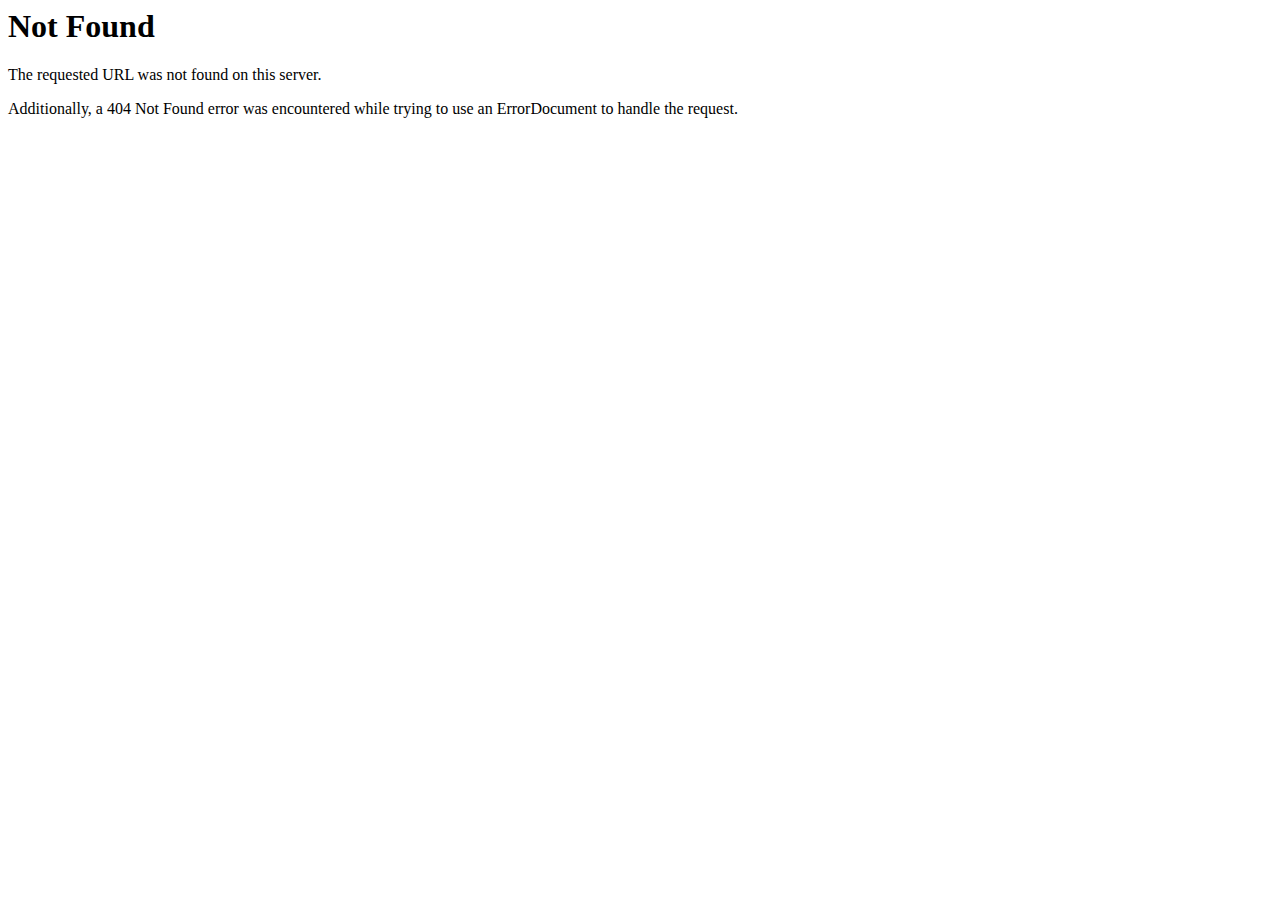
<file: app/actions.html>
<!DOCTYPE HTML PUBLIC "-//IETF//DTD HTML 2.0//EN">
<html>
<!-- Mirrored from libero-drop.com/app/actions.html by HTTrack Website Copier/3.x [XR&CO'2014], Tue, 29 Mar 2022 20:56:07 GMT -->
<head>
<title>404 Not Found</title>
</head><body>
<h1>Not Found</h1>
<p>The requested URL was not found on this server.</p>
<p>Additionally, a 404 Not Found
error was encountered while trying to use an ErrorDocument to handle the request.</p>
</body>
<!-- Mirrored from libero-drop.com/app/actions.html by HTTrack Website Copier/3.x [XR&CO'2014], Tue, 29 Mar 2022 20:56:07 GMT -->
</html>
</file>
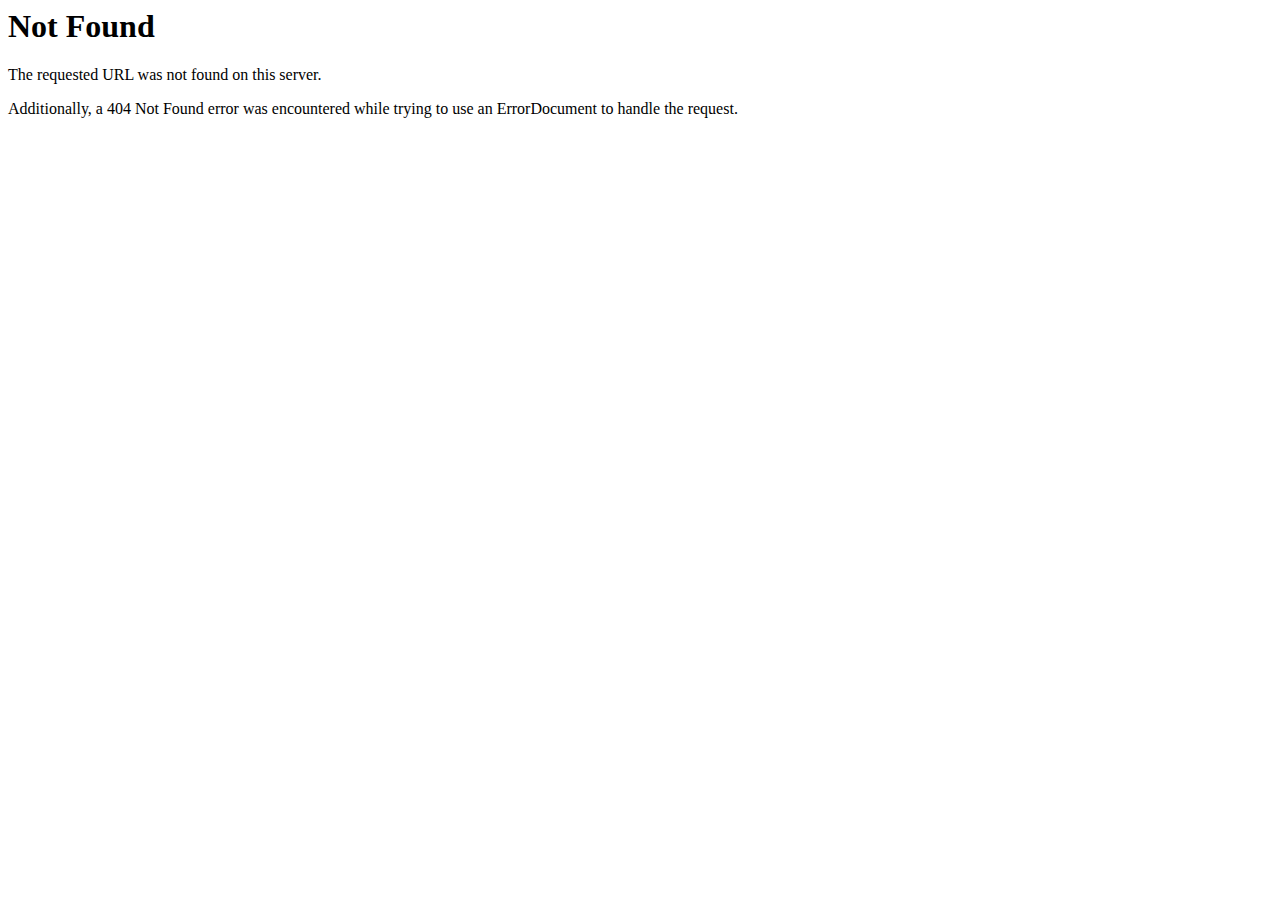
<file: app/connect.html>
<!DOCTYPE HTML PUBLIC "-//IETF//DTD HTML 2.0//EN">
<html><head>
<title>404 Not Found</title>
</head><body>
<h1>Not Found</h1>
<p>The requested URL was not found on this server.</p>
<p>Additionally, a 404 Not Found
error was encountered while trying to use an ErrorDocument to handle the request.</p>
</body></html>
</file>
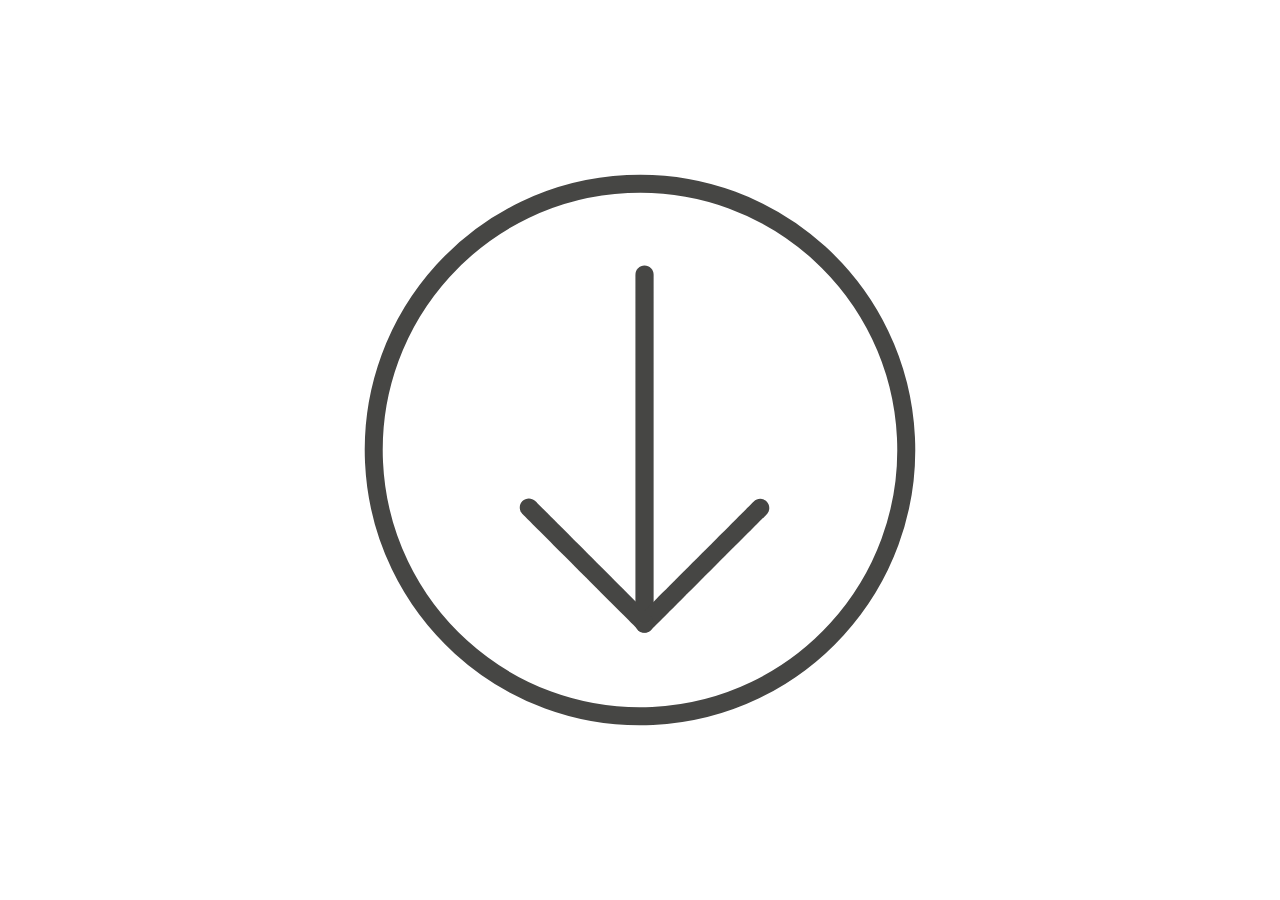
<file: app/index_2.html>
<!DOCTYPE html><html data-scrapbook-source="https://lottie.host/embed/3b75e4fa-0aa0-400f-99b0-4bc4b150c6d7/DhtMhg23PS.json" data-scrapbook-adoptedstylesheet-0="* { box-sizing: border-box; }

:host { --lottie-player-toolbar-height: 35px; --lottie-player-toolbar-background-color: transparent; --lottie-player-toolbar-icon-color: #999; --lottie-player-toolbar-icon-hover-color: #222; --lottie-player-toolbar-icon-active-color: #555; --lottie-player-seeker-track-color: #ccc; --lottie-player-seeker-thumb-color: rgba(0, 107, 120, 0.8); --lottie-player-seeker-display: block; display: block; width: 100%; height: 100%; }

.main { display: flex; flex-direction: column; height: 100%; width: 100%; }

.animation { width: 100%; height: 100%; display: flex; }

.animation.controls { height: calc(100% - 35px); }

.toolbar { display: flex; place-items: center; background-color: var(--lottie-player-toolbar-background-color); margin: 0px 5px; height: 35px; }

.toolbar button { cursor: pointer; fill: var(--lottie-player-toolbar-icon-color); display: flex; background: none; border: 0px; padding: 0px; outline: none; height: 100%; }

.toolbar button:hover { fill: var(--lottie-player-toolbar-icon-hover-color); }

.toolbar button.active { fill: var(--lottie-player-toolbar-icon-active-color); }

.toolbar button.active:hover { fill: var(--lottie-player-toolbar-icon-hover-color); }

.toolbar button:focus { outline: 1px dotted var(--lottie-player-toolbar-icon-active-color); }

.toolbar button svg { }

.toolbar button.disabled svg { display: none; }

.seeker { appearance: none; width: 95%; outline: none; background-color: var(--lottie-player-toolbar-background-color); display: var(--lottie-player-seeker-display); }

.seeker::-webkit-slider-runnable-track { width: 100%; height: 5px; cursor: pointer; background: var(--lottie-player-seeker-track-color); border-radius: 3px; }

.seeker::-webkit-slider-thumb { height: 15px; width: 15px; border-radius: 50%; background: var(--lottie-player-seeker-thumb-color); cursor: pointer; appearance: none; margin-top: -5px; }

.seeker:focus::-webkit-slider-runnable-track { background: rgb(153, 153, 153); }

.error { display: flex; margin: auto; justify-content: center; height: 100%; align-items: center; }"><head>
        <meta charset="UTF-8">
        <title>LottieFiles - free animation files built for Lottie</title>
        <link rel="alternate" type="application/json+oembed" href="https://embed.lottiefiles.com/oembed?url=https://lottie.host/embed/3b75e4fa-0aa0-400f-99b0-4bc4b150c6d7/DhtMhg23PS.json">

        <link rel="icon" type="image/png" sizes="192x192" href="android-icon-192x192.png">
        <link rel="icon" type="image/png" sizes="32x32" href="favicon-32x32.png">
        <link rel="icon" type="image/png" sizes="96x96" href="favicon-96x96.png">
        <link rel="icon" type="image/png" sizes="16x16" href="favicon-16x16.png">

        <meta property="og:image" content="https://lottie.host/3b75e4fa-0aa0-400f-99b0-4bc4b150c6d7/preview.png">

        <style>
          html,
          body {
            overflow: hidden;
            width: 100%;
            height: 100%;
            margin: 0;
            padding: 0;
            background-color: transparent;
            font-family: arial, sans-serif;
            overflow: hidden;
          }

          #container {
            width: 100%;
            height: 100%;
            position: relative;
            overflow: hidden;
          }

          #container:hover .attribution {
            bottom: 20px;
            opacity: 1;
          }

          .center {
            width: 50%;
            position: absolute;
            top: 50%;
            left: 50%;
            transform: translate(-50%, -50%);
          }

          iframe {
            border: 0;
            overflow: hidden;
            position: absolute;
          }

          .attribution {
            display: block;
            transition: all 0.8s ease 0s;
            border-radius: 4px;
            display: flex;
            align-items: center;
            padding: 7px 9px;
            position: absolute;
            bottom: -30px;
            left: 10px;
            text-decoration: none;
            z-index: 10;
            background: rgba(34, 41, 47, 0.04);
            opacity: 0.4;
          }

          span {
            display: inline-block;
            margin-left: 5px;
            font-size: 8pt;
            color: rgba(43, 52, 59, 0.8);
          }

          .attribution.dark {
            background: rgba(255, 255, 255, 0.04);
            opacity: 0.8;
          }

          .attribution.dark span {
            color: #ffffff;
            opacity: 0.8;
          }

          #dotLottie-canvas {
            width: 100%;
            height: 100%;
          }
        </style>
      <script data-scrapbook-elem="custom-elements-loader">(function (names) { if (!customElements) { return; } for (const name of names) { customElements.define(name, class CustomElement extends HTMLElement {}); } })(["dotlottie-player"])</script></head>
      <body>
        <div id="container">
  
  <dotlottie-player src="https://lottie.host/3b75e4fa-0aa0-400f-99b0-4bc4b150c6d7/DhtMhg23PS.json" background="transparent" speed="1" loop="" autoplay="" data-scrapbook-adoptedstylesheets="0" data-scrapbook-shadowdom="<!---->
      <div id=&quot;animation-container&quot; lang=&quot;en&quot; role=&quot;img&quot; class=&quot;main&quot;>
        <div id=&quot;animation&quot; class=&quot;animation&quot; style=&quot;background:transparent;&quot;>
          <!--?lit$225444947$-->
        <svg xmlns=&quot;http://www.w3.org/2000/svg&quot; viewBox=&quot;0 0 150 150&quot; width=&quot;150&quot; height=&quot;150&quot; preserveAspectRatio=&quot;xMidYMid meet&quot; style=&quot;width: 100%; height: 100%; transform: translate3d(0px, 0px, 0px); content-visibility: visible;&quot;><defs><clipPath id=&quot;__lottie_element_2&quot;><rect width=&quot;150&quot; height=&quot;150&quot; x=&quot;0&quot; y=&quot;0&quot;></rect></clipPath><clipPath id=&quot;__lottie_element_7&quot;><path d=&quot;M0,0 L1080,0 L1080,1080 L0,1080z&quot;></path></clipPath></defs><g clip-path=&quot;url(#__lottie_element_2)&quot;><g transform=&quot;matrix(-0.04753125458955765,-0.998869776725769,0.998869776725769,-0.04753125458955765,25.648365020751953,129.28309631347656)&quot; opacity=&quot;1&quot; style=&quot;display: block;&quot;><g opacity=&quot;1&quot; transform=&quot;matrix(1,0,0,1,51.875999450683594,51.875)&quot;><path stroke-linecap=&quot;butt&quot; stroke-linejoin=&quot;miter&quot; fill-opacity=&quot;0&quot; stroke-miterlimit=&quot;10&quot; stroke=&quot;rgb(70,70,68)&quot; stroke-opacity=&quot;1&quot; stroke-width=&quot;3&quot; d=&quot; M44.375999450683594,0.0010000000474974513 C44.375999450683594,24.507999420166016 24.507999420166016,44.375999450683594 0.0020000000949949026,44.375999450683594 C-24.507999420166016,44.375999450683594 -44.375999450683594,24.507999420166016 -44.375999450683594,0.0010000000474974513 C-44.375999450683594,-24.507999420166016 -24.507999420166016,-44.375999450683594 0.0020000000949949026,-44.375999450683594 C24.507999420166016,-44.375999450683594 44.375999450683594,-24.507999420166016 44.375999450683594,0.0010000000474974513z&quot;></path></g></g><g clip-path=&quot;url(#__lottie_element_7)&quot; transform=&quot;matrix(0,0.15163175761699677,-0.15163175761699677,0,157.63504028320312,-7.2850494384765625)&quot; opacity=&quot;1&quot; style=&quot;display: block;&quot;><g transform=&quot;matrix(1,0,0,1,540,540)&quot; opacity=&quot;1&quot; style=&quot;display: block;&quot;><g opacity=&quot;1&quot; transform=&quot;matrix(1,0,0,1,0,0)&quot;><path fill=&quot;rgb(70,70,68)&quot; fill-opacity=&quot;1&quot; d=&quot; M200,0 C200,0 200,0 200,0 C200,5.519000053405762 195.5189971923828,10 190,10 C190,10 -190,10 -190,10 C-195.5189971923828,10 -200,5.519000053405762 -200,0 C-200,0 -200,0 -200,0 C-200,-5.519000053405762 -195.5189971923828,-10 -190,-10 C-190,-10 190,-10 190,-10 C195.5189971923828,-10 200,-5.519000053405762 200,0z&quot;></path><path stroke-linecap=&quot;butt&quot; stroke-linejoin=&quot;miter&quot; fill-opacity=&quot;0&quot; stroke-miterlimit=&quot;4&quot; stroke=&quot;rgb(70,70,68)&quot; stroke-opacity=&quot;1&quot; stroke-width=&quot;0&quot; d=&quot; M200,0 C200,0 200,0 200,0 C200,5.519000053405762 195.5189971923828,10 190,10 C190,10 -190,10 -190,10 C-195.5189971923828,10 -200,5.519000053405762 -200,0 C-200,0 -200,0 -200,0 C-200,-5.519000053405762 -195.5189971923828,-10 -190,-10 C-190,-10 190,-10 190,-10 C195.5189971923828,-10 200,-5.519000053405762 200,0z&quot;></path></g></g><g transform=&quot;matrix(1,0,0,1,750,402)&quot; opacity=&quot;1&quot; style=&quot;display: block;&quot;><g opacity=&quot;1&quot; transform=&quot;matrix(0.7071067690849304,0.7071067690849304,-0.7071067690849304,0.7071067690849304,-80,74.5)&quot;><path fill=&quot;rgb(70,70,68)&quot; fill-opacity=&quot;1&quot; d=&quot; M100,0 C100,0 100,0 100,0 C100,5.519000053405762 95.51899719238281,10 90,10 C90,10 -90,10 -90,10 C-95.51899719238281,10 -100,5.519000053405762 -100,0 C-100,0 -100,0 -100,0 C-100,-5.519000053405762 -95.51899719238281,-10 -90,-10 C-90,-10 90,-10 90,-10 C95.51899719238281,-10 100,-5.519000053405762 100,0z&quot;></path><path stroke-linecap=&quot;butt&quot; stroke-linejoin=&quot;miter&quot; fill-opacity=&quot;0&quot; stroke-miterlimit=&quot;4&quot; stroke=&quot;rgb(70,70,68)&quot; stroke-opacity=&quot;1&quot; stroke-width=&quot;0&quot; d=&quot; M100,0 C100,0 100,0 100,0 C100,5.519000053405762 95.51899719238281,10 90,10 C90,10 -90,10 -90,10 C-95.51899719238281,10 -100,5.519000053405762 -100,0 C-100,0 -100,0 -100,0 C-100,-5.519000053405762 -95.51899719238281,-10 -90,-10 C-90,-10 90,-10 90,-10 C95.51899719238281,-10 100,-5.519000053405762 100,0z&quot;></path></g></g><g transform=&quot;matrix(1,0,0,1,749.5,529)&quot; opacity=&quot;1&quot; style=&quot;display: block;&quot;><g opacity=&quot;1&quot; transform=&quot;matrix(0.7071067690849304,-0.7071067690849304,0.7071067690849304,0.7071067690849304,-80,74.5)&quot;><path fill=&quot;rgb(70,70,68)&quot; fill-opacity=&quot;1&quot; d=&quot; M100,0 C100,0 100,0 100,0 C100,5.519000053405762 95.51899719238281,10 90,10 C90,10 -90,10 -90,10 C-95.51899719238281,10 -100,5.519000053405762 -100,0 C-100,0 -100,0 -100,0 C-100,-5.519000053405762 -95.51899719238281,-10 -90,-10 C-90,-10 90,-10 90,-10 C95.51899719238281,-10 100,-5.519000053405762 100,0z&quot;></path><path stroke-linecap=&quot;butt&quot; stroke-linejoin=&quot;miter&quot; fill-opacity=&quot;0&quot; stroke-miterlimit=&quot;4&quot; stroke=&quot;rgb(70,70,68)&quot; stroke-opacity=&quot;1&quot; stroke-width=&quot;0&quot; d=&quot; M100,0 C100,0 100,0 100,0 C100,5.519000053405762 95.51899719238281,10 90,10 C90,10 -90,10 -90,10 C-95.51899719238281,10 -100,5.519000053405762 -100,0 C-100,0 -100,0 -100,0 C-100,-5.519000053405762 -95.51899719238281,-10 -90,-10 C-90,-10 90,-10 90,-10 C95.51899719238281,-10 100,-5.519000053405762 100,0z&quot;></path></g></g></g></g></svg></div>
        <!--?lit$225444947$-->
      </div>
    "></dotlottie-player>
</div>
      
    
  <script data-scrapbook-elem="basic-loader">(function () { var k1 = "data-scrapbook-shadowdom", k2 = "data-scrapbook-canvas", k3 = "data-scrapbook-input-indeterminate", k4 = "data-scrapbook-input-checked", k5 = "data-scrapbook-option-selected", k6 = "data-scrapbook-input-value", k7 = "data-scrapbook-textarea-value", k8 = "data-scrapbook-adoptedstylesheets", k9 = /^data-scrapbook-adoptedstylesheet-(\d+)$/, k10 = "data-scrapbook-shadowdom-mode", k11 = "data-scrapbook-shadowdom-clonable", k12 = "data-scrapbook-shadowdom-delegates-focus", k13 = "data-scrapbook-shadowdom-serializable", k14 = "data-scrapbook-shadowdom-slot-assignment", k15 = "data-scrapbook-slot-assigned", k16 = "data-scrapbook-slot-index", k17 = /^scrapbook-slot-index=(\d+)$/; k18 = '/scrapbook-slot-index'; d = document, r = d.documentElement, $s = !!r.attachShadow, $as = !!d.adoptedStyleSheets, $c = !!window.HTMLCanvasElement, $sa = !!d.createElement('slot').assign, sle = [], sls = [], slt = function (r) { if ($sa) { var E = r.childNodes, i, e, s, m; for (i = 0; i < E.length; i++) { e = E[i]; if (e.nodeType === 8) { s = e.nodeValue; if (m = s.match(k17)) { s = e.nextSibling; if (s.nodeType === 3) { sls[m[1]] = s; } r.removeChild(e); i--; } else if (s === k18) { r.removeChild(e); i--; } } } } }, sl = function () { var i = sle.length, j, d, e; while (i--) { d = sle[i]; e = d.elem; d = d.value.split(','); j = d.length; while (j--) { d[j] = sls[parseInt(d[j], 10)]; } try { e.assign.apply(e, d); } catch (ex) { console.error(ex); } } }, asl = (function (r) { var l = [], E, i, e, m, c, j; if ($as) { E = r.attributes; i = E.length; while (i--) { e = E[i]; if (!(m = e.nodeName.match(k9))) { continue; } c = l[m[1]] = new CSSStyleSheet(); r.removeAttribute(m[0]); m = e.nodeValue.split('\n\n'); j = m.length; while (j--) { try { m[j] && c.insertRule(m[j]); } catch (ex) { console.error(ex); } } } } return l; })(r), as = function (d, e) { var l, i, I; if ($as && (l = e.getAttribute(k8)) !== null) { l = l.split(','); for (i = 0, I = l.length; i < I; i++) { d.adoptedStyleSheets.push(asl[l[i]]); } e.removeAttribute(k8); } }, fn = function (r) { var E = r.querySelectorAll ? r.querySelectorAll("*") : r.getElementsByTagName("*"), i = E.length, e, d, s, m; while (i--) { e = E[i]; s = e.shadowRoot; if ($s && (d = e.getAttribute(k1))) { if (!s) { try { s = e.attachShadow({ mode: (m = e.getAttribute(k10)) !== null ? m : 'open', clonable: e.hasAttribute(k11), delegatesFocus: e.hasAttribute(k12), serializable: e.hasAttribute(k13), slotAssignment: (m = e.getAttribute(k14)) !== null ? m : void(0), }); s.innerHTML = d; } catch (ex) { console.error(ex); } } e.removeAttribute(k1); e.removeAttribute(k10); e.removeAttribute(k11); e.removeAttribute(k12); e.removeAttribute(k13); e.removeAttribute(k14); } if ($c && (d = e.getAttribute(k2)) !== null) { (function () { var c = e, g = new Image(); g.onload = function () { c.getContext('2d').drawImage(g, 0, 0); }; g.src = d; })(); e.removeAttribute(k2); } if ((d = e.getAttribute(k3)) !== null) { e.indeterminate = true; e.removeAttribute(k3); } if ((d = e.getAttribute(k4)) !== null) { e.checked = d === 'true'; e.removeAttribute(k4); } if ((d = e.getAttribute(k5)) !== null) { e.selected = d === 'true'; e.removeAttribute(k5); } if ((d = e.getAttribute(k6)) !== null) { e.value = d; e.removeAttribute(k6); } if ((d = e.getAttribute(k7)) !== null) { e.value = d; e.removeAttribute(k7); } if ($sa && (d = e.getAttribute(k15)) !== null) { sle.push({elem: e, value: d}); e.removeAttribute(k15); } if ($sa && (d = e.getAttribute(k16)) !== null) { sls[d] = e; e.removeAttribute(k16); } if (s) { slt(e); as(s, e); fn(s); } } }; as(d, r); fn(d); sl(); })()</script></body></html>
</file>
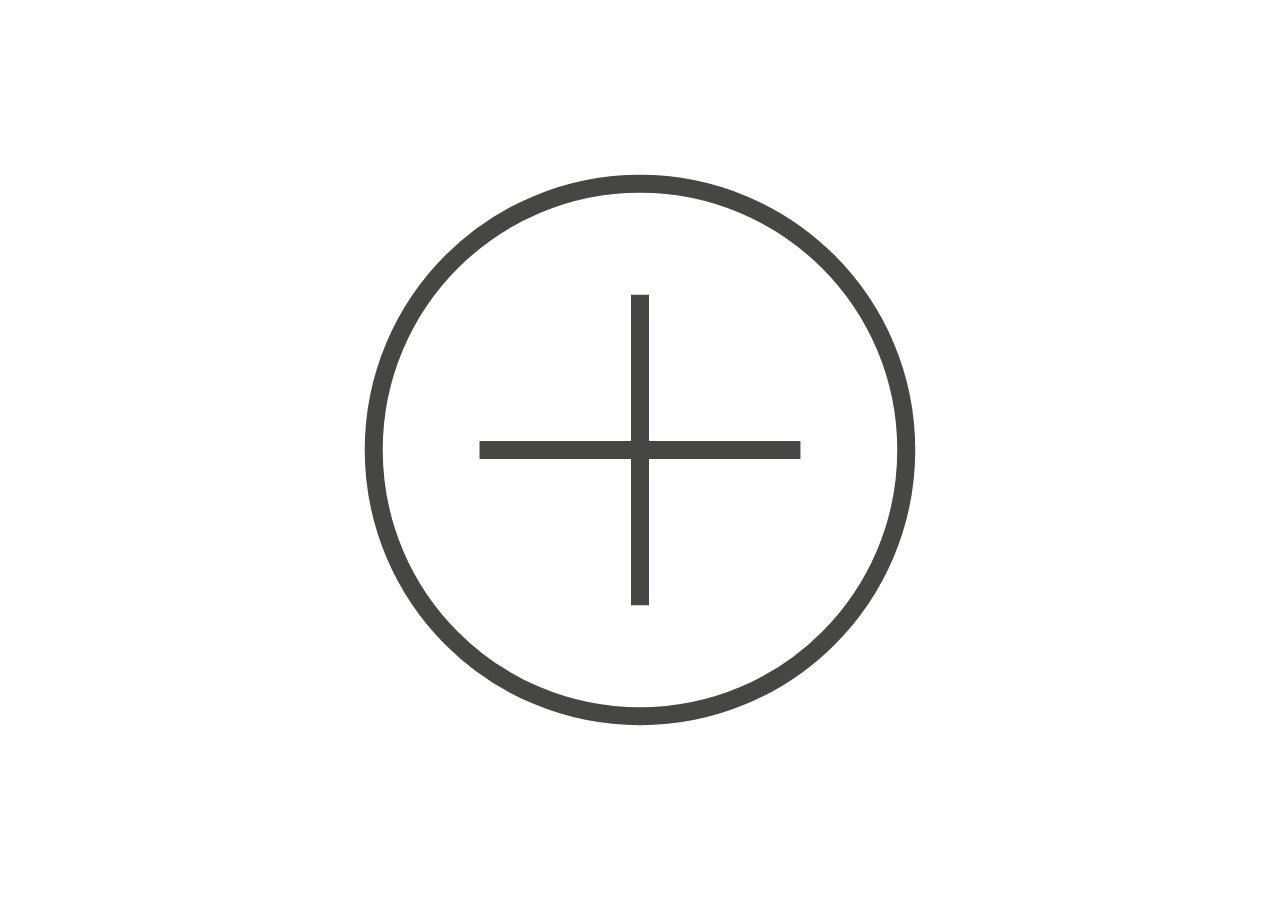
<file: app/index_3.html>
<!DOCTYPE html><html data-scrapbook-source="https://lottie.host/embed/25dba886-a9e7-4004-8cd1-f8b1369a4969/mlP1yWF9MU.json" data-scrapbook-adoptedstylesheet-0="* { box-sizing: border-box; }

:host { --lottie-player-toolbar-height: 35px; --lottie-player-toolbar-background-color: transparent; --lottie-player-toolbar-icon-color: #999; --lottie-player-toolbar-icon-hover-color: #222; --lottie-player-toolbar-icon-active-color: #555; --lottie-player-seeker-track-color: #ccc; --lottie-player-seeker-thumb-color: rgba(0, 107, 120, 0.8); --lottie-player-seeker-display: block; display: block; width: 100%; height: 100%; }

.main { display: flex; flex-direction: column; height: 100%; width: 100%; }

.animation { width: 100%; height: 100%; display: flex; }

.animation.controls { height: calc(100% - 35px); }

.toolbar { display: flex; place-items: center; background-color: var(--lottie-player-toolbar-background-color); margin: 0px 5px; height: 35px; }

.toolbar button { cursor: pointer; fill: var(--lottie-player-toolbar-icon-color); display: flex; background: none; border: 0px; padding: 0px; outline: none; height: 100%; }

.toolbar button:hover { fill: var(--lottie-player-toolbar-icon-hover-color); }

.toolbar button.active { fill: var(--lottie-player-toolbar-icon-active-color); }

.toolbar button.active:hover { fill: var(--lottie-player-toolbar-icon-hover-color); }

.toolbar button:focus { outline: 1px dotted var(--lottie-player-toolbar-icon-active-color); }

.toolbar button svg { }

.toolbar button.disabled svg { display: none; }

.seeker { appearance: none; width: 95%; outline: none; background-color: var(--lottie-player-toolbar-background-color); display: var(--lottie-player-seeker-display); }

.seeker::-webkit-slider-runnable-track { width: 100%; height: 5px; cursor: pointer; background: var(--lottie-player-seeker-track-color); border-radius: 3px; }

.seeker::-webkit-slider-thumb { height: 15px; width: 15px; border-radius: 50%; background: var(--lottie-player-seeker-thumb-color); cursor: pointer; appearance: none; margin-top: -5px; }

.seeker:focus::-webkit-slider-runnable-track { background: rgb(153, 153, 153); }

.error { display: flex; margin: auto; justify-content: center; height: 100%; align-items: center; }"><head>
        <meta charset="UTF-8">
        <title>LottieFiles - free animation files built for Lottie</title>
        <link rel="alternate" type="application/json+oembed" href="https://embed.lottiefiles.com/oembed?url=https://lottie.host/embed/25dba886-a9e7-4004-8cd1-f8b1369a4969/mlP1yWF9MU.json">

        <link rel="icon" type="image/png" sizes="192x192" href="android-icon-192x192.png">
        <link rel="icon" type="image/png" sizes="32x32" href="favicon-32x32.png">
        <link rel="icon" type="image/png" sizes="96x96" href="favicon-96x96.png">
        <link rel="icon" type="image/png" sizes="16x16" href="favicon-16x16.png">

        <meta property="og:image" content="https://lottie.host/25dba886-a9e7-4004-8cd1-f8b1369a4969/preview.png">

        <style>
          html,
          body {
            overflow: hidden;
            width: 100%;
            height: 100%;
            margin: 0;
            padding: 0;
            background-color: transparent;
            font-family: arial, sans-serif;
            overflow: hidden;
          }

          #container {
            width: 100%;
            height: 100%;
            position: relative;
            overflow: hidden;
          }

          #container:hover .attribution {
            bottom: 20px;
            opacity: 1;
          }

          .center {
            width: 50%;
            position: absolute;
            top: 50%;
            left: 50%;
            transform: translate(-50%, -50%);
          }

          iframe {
            border: 0;
            overflow: hidden;
            position: absolute;
          }

          .attribution {
            display: block;
            transition: all 0.8s ease 0s;
            border-radius: 4px;
            display: flex;
            align-items: center;
            padding: 7px 9px;
            position: absolute;
            bottom: -30px;
            left: 10px;
            text-decoration: none;
            z-index: 10;
            background: rgba(34, 41, 47, 0.04);
            opacity: 0.4;
          }

          span {
            display: inline-block;
            margin-left: 5px;
            font-size: 8pt;
            color: rgba(43, 52, 59, 0.8);
          }

          .attribution.dark {
            background: rgba(255, 255, 255, 0.04);
            opacity: 0.8;
          }

          .attribution.dark span {
            color: #ffffff;
            opacity: 0.8;
          }

          #dotLottie-canvas {
            width: 100%;
            height: 100%;
          }
        </style>
      <script data-scrapbook-elem="custom-elements-loader">(function (names) { if (!customElements) { return; } for (const name of names) { customElements.define(name, class CustomElement extends HTMLElement {}); } })(["dotlottie-player"])</script></head>
      <body>
        <div id="container">
  
  <dotlottie-player src="https://lottie.host/25dba886-a9e7-4004-8cd1-f8b1369a4969/mlP1yWF9MU.json" background="transparent" speed="1" loop="" autoplay="" data-scrapbook-adoptedstylesheets="0" data-scrapbook-shadowdom="<!---->
      <div id=&quot;animation-container&quot; lang=&quot;en&quot; role=&quot;img&quot; class=&quot;main&quot;>
        <div id=&quot;animation&quot; class=&quot;animation&quot; style=&quot;background:transparent;&quot;>
          <!--?lit$827163447$-->
        <svg xmlns=&quot;http://www.w3.org/2000/svg&quot; viewBox=&quot;0 0 150 150&quot; width=&quot;150&quot; height=&quot;150&quot; preserveAspectRatio=&quot;xMidYMid meet&quot; style=&quot;width: 100%; height: 100%; transform: translate3d(0px, 0px, 0px); content-visibility: visible;&quot;><defs><clipPath id=&quot;__lottie_element_2&quot;><rect width=&quot;150&quot; height=&quot;150&quot; x=&quot;0&quot; y=&quot;0&quot;></rect></clipPath></defs><g clip-path=&quot;url(#__lottie_element_2)&quot;><g transform=&quot;matrix(-0.0000033927681215573102,-1,1,-0.0000033927681215573102,23.124176025390625,126.87617492675781)&quot; opacity=&quot;1&quot; style=&quot;display: block;&quot;><g opacity=&quot;1&quot; transform=&quot;matrix(1,0,0,1,51.875999450683594,51.875)&quot;><path stroke-linecap=&quot;butt&quot; stroke-linejoin=&quot;miter&quot; fill-opacity=&quot;0&quot; stroke-miterlimit=&quot;10&quot; stroke=&quot;rgb(70,70,68)&quot; stroke-opacity=&quot;1&quot; stroke-width=&quot;3&quot; d=&quot; M44.375999450683594,0.0010000000474974513 C44.375999450683594,24.507999420166016 24.507999420166016,44.375999450683594 0.0020000000949949026,44.375999450683594 C-24.507999420166016,44.375999450683594 -44.375999450683594,24.507999420166016 -44.375999450683594,0.0010000000474974513 C-44.375999450683594,-24.507999420166016 -24.507999420166016,-44.375999450683594 0.0020000000949949026,-44.375999450683594 C24.507999420166016,-44.375999450683594 44.375999450683594,-24.507999420166016 44.375999450683594,0.0010000000474974513z&quot;></path></g><g opacity=&quot;1&quot; transform=&quot;matrix(1,0,0,1,0,0)&quot;><path stroke-linecap=&quot;butt&quot; stroke-linejoin=&quot;miter&quot; fill-opacity=&quot;0&quot; stroke-miterlimit=&quot;10&quot; stroke=&quot;rgb(70,70,68)&quot; stroke-opacity=&quot;1&quot; stroke-width=&quot;3&quot; d=&quot; M51.87799835205078,25.1299991607666 C51.87799835205078,25.1299991607666 51.87799835205078,78.61599731445312 51.87799835205078,78.61599731445312&quot;></path></g><g opacity=&quot;1&quot; transform=&quot;matrix(1,0,0,1,0,0)&quot;><path stroke-linecap=&quot;butt&quot; stroke-linejoin=&quot;miter&quot; fill-opacity=&quot;0&quot; stroke-miterlimit=&quot;10&quot; stroke=&quot;rgb(70,70,68)&quot; stroke-opacity=&quot;1&quot; stroke-width=&quot;3&quot; d=&quot; M26.016000747680664,51.875999450683594 C26.016000747680664,51.875999450683594 77.73799896240234,51.875999450683594 77.73799896240234,51.875999450683594&quot;></path></g></g></g></svg></div>
        <!--?lit$827163447$-->
      </div>
    "></dotlottie-player>
</div>
      
    
  <script data-scrapbook-elem="basic-loader">(function () { var k1 = "data-scrapbook-shadowdom", k2 = "data-scrapbook-canvas", k3 = "data-scrapbook-input-indeterminate", k4 = "data-scrapbook-input-checked", k5 = "data-scrapbook-option-selected", k6 = "data-scrapbook-input-value", k7 = "data-scrapbook-textarea-value", k8 = "data-scrapbook-adoptedstylesheets", k9 = /^data-scrapbook-adoptedstylesheet-(\d+)$/, k10 = "data-scrapbook-shadowdom-mode", k11 = "data-scrapbook-shadowdom-clonable", k12 = "data-scrapbook-shadowdom-delegates-focus", k13 = "data-scrapbook-shadowdom-serializable", k14 = "data-scrapbook-shadowdom-slot-assignment", k15 = "data-scrapbook-slot-assigned", k16 = "data-scrapbook-slot-index", k17 = /^scrapbook-slot-index=(\d+)$/; k18 = '/scrapbook-slot-index'; d = document, r = d.documentElement, $s = !!r.attachShadow, $as = !!d.adoptedStyleSheets, $c = !!window.HTMLCanvasElement, $sa = !!d.createElement('slot').assign, sle = [], sls = [], slt = function (r) { if ($sa) { var E = r.childNodes, i, e, s, m; for (i = 0; i < E.length; i++) { e = E[i]; if (e.nodeType === 8) { s = e.nodeValue; if (m = s.match(k17)) { s = e.nextSibling; if (s.nodeType === 3) { sls[m[1]] = s; } r.removeChild(e); i--; } else if (s === k18) { r.removeChild(e); i--; } } } } }, sl = function () { var i = sle.length, j, d, e; while (i--) { d = sle[i]; e = d.elem; d = d.value.split(','); j = d.length; while (j--) { d[j] = sls[parseInt(d[j], 10)]; } try { e.assign.apply(e, d); } catch (ex) { console.error(ex); } } }, asl = (function (r) { var l = [], E, i, e, m, c, j; if ($as) { E = r.attributes; i = E.length; while (i--) { e = E[i]; if (!(m = e.nodeName.match(k9))) { continue; } c = l[m[1]] = new CSSStyleSheet(); r.removeAttribute(m[0]); m = e.nodeValue.split('\n\n'); j = m.length; while (j--) { try { m[j] && c.insertRule(m[j]); } catch (ex) { console.error(ex); } } } } return l; })(r), as = function (d, e) { var l, i, I; if ($as && (l = e.getAttribute(k8)) !== null) { l = l.split(','); for (i = 0, I = l.length; i < I; i++) { d.adoptedStyleSheets.push(asl[l[i]]); } e.removeAttribute(k8); } }, fn = function (r) { var E = r.querySelectorAll ? r.querySelectorAll("*") : r.getElementsByTagName("*"), i = E.length, e, d, s, m; while (i--) { e = E[i]; s = e.shadowRoot; if ($s && (d = e.getAttribute(k1))) { if (!s) { try { s = e.attachShadow({ mode: (m = e.getAttribute(k10)) !== null ? m : 'open', clonable: e.hasAttribute(k11), delegatesFocus: e.hasAttribute(k12), serializable: e.hasAttribute(k13), slotAssignment: (m = e.getAttribute(k14)) !== null ? m : void(0), }); s.innerHTML = d; } catch (ex) { console.error(ex); } } e.removeAttribute(k1); e.removeAttribute(k10); e.removeAttribute(k11); e.removeAttribute(k12); e.removeAttribute(k13); e.removeAttribute(k14); } if ($c && (d = e.getAttribute(k2)) !== null) { (function () { var c = e, g = new Image(); g.onload = function () { c.getContext('2d').drawImage(g, 0, 0); }; g.src = d; })(); e.removeAttribute(k2); } if ((d = e.getAttribute(k3)) !== null) { e.indeterminate = true; e.removeAttribute(k3); } if ((d = e.getAttribute(k4)) !== null) { e.checked = d === 'true'; e.removeAttribute(k4); } if ((d = e.getAttribute(k5)) !== null) { e.selected = d === 'true'; e.removeAttribute(k5); } if ((d = e.getAttribute(k6)) !== null) { e.value = d; e.removeAttribute(k6); } if ((d = e.getAttribute(k7)) !== null) { e.value = d; e.removeAttribute(k7); } if ($sa && (d = e.getAttribute(k15)) !== null) { sle.push({elem: e, value: d}); e.removeAttribute(k15); } if ($sa && (d = e.getAttribute(k16)) !== null) { sls[d] = e; e.removeAttribute(k16); } if (s) { slt(e); as(s, e); fn(s); } } }; as(d, r); fn(d); sl(); })()</script></body></html>
</file>
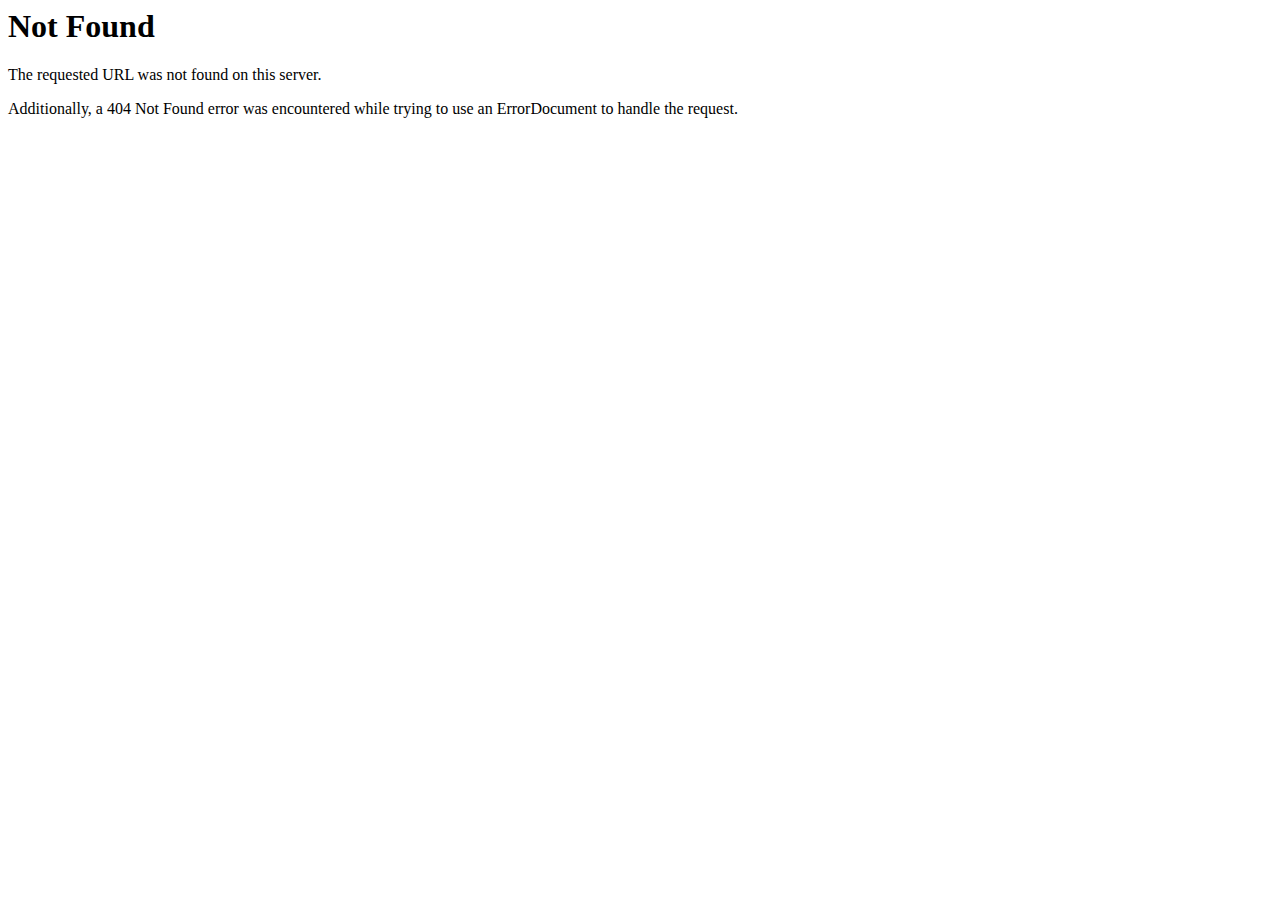
<file: app/social-card.html>
<!DOCTYPE HTML PUBLIC "-//IETF//DTD HTML 2.0//EN">
<html>
<!-- Mirrored from libero-drop.com/app/social-card.html by HTTrack Website Copier/3.x [XR&CO'2014], Tue, 29 Mar 2022 20:56:07 GMT -->
<head>
<title>404 Not Found</title>
</head><body>
<h1>Not Found</h1>
<p>The requested URL was not found on this server.</p>
<p>Additionally, a 404 Not Found
error was encountered while trying to use an ErrorDocument to handle the request.</p>
</body>
<!-- Mirrored from libero-drop.com/app/social-card.html by HTTrack Website Copier/3.x [XR&CO'2014], Tue, 29 Mar 2022 20:56:07 GMT -->
</html>
</file>
